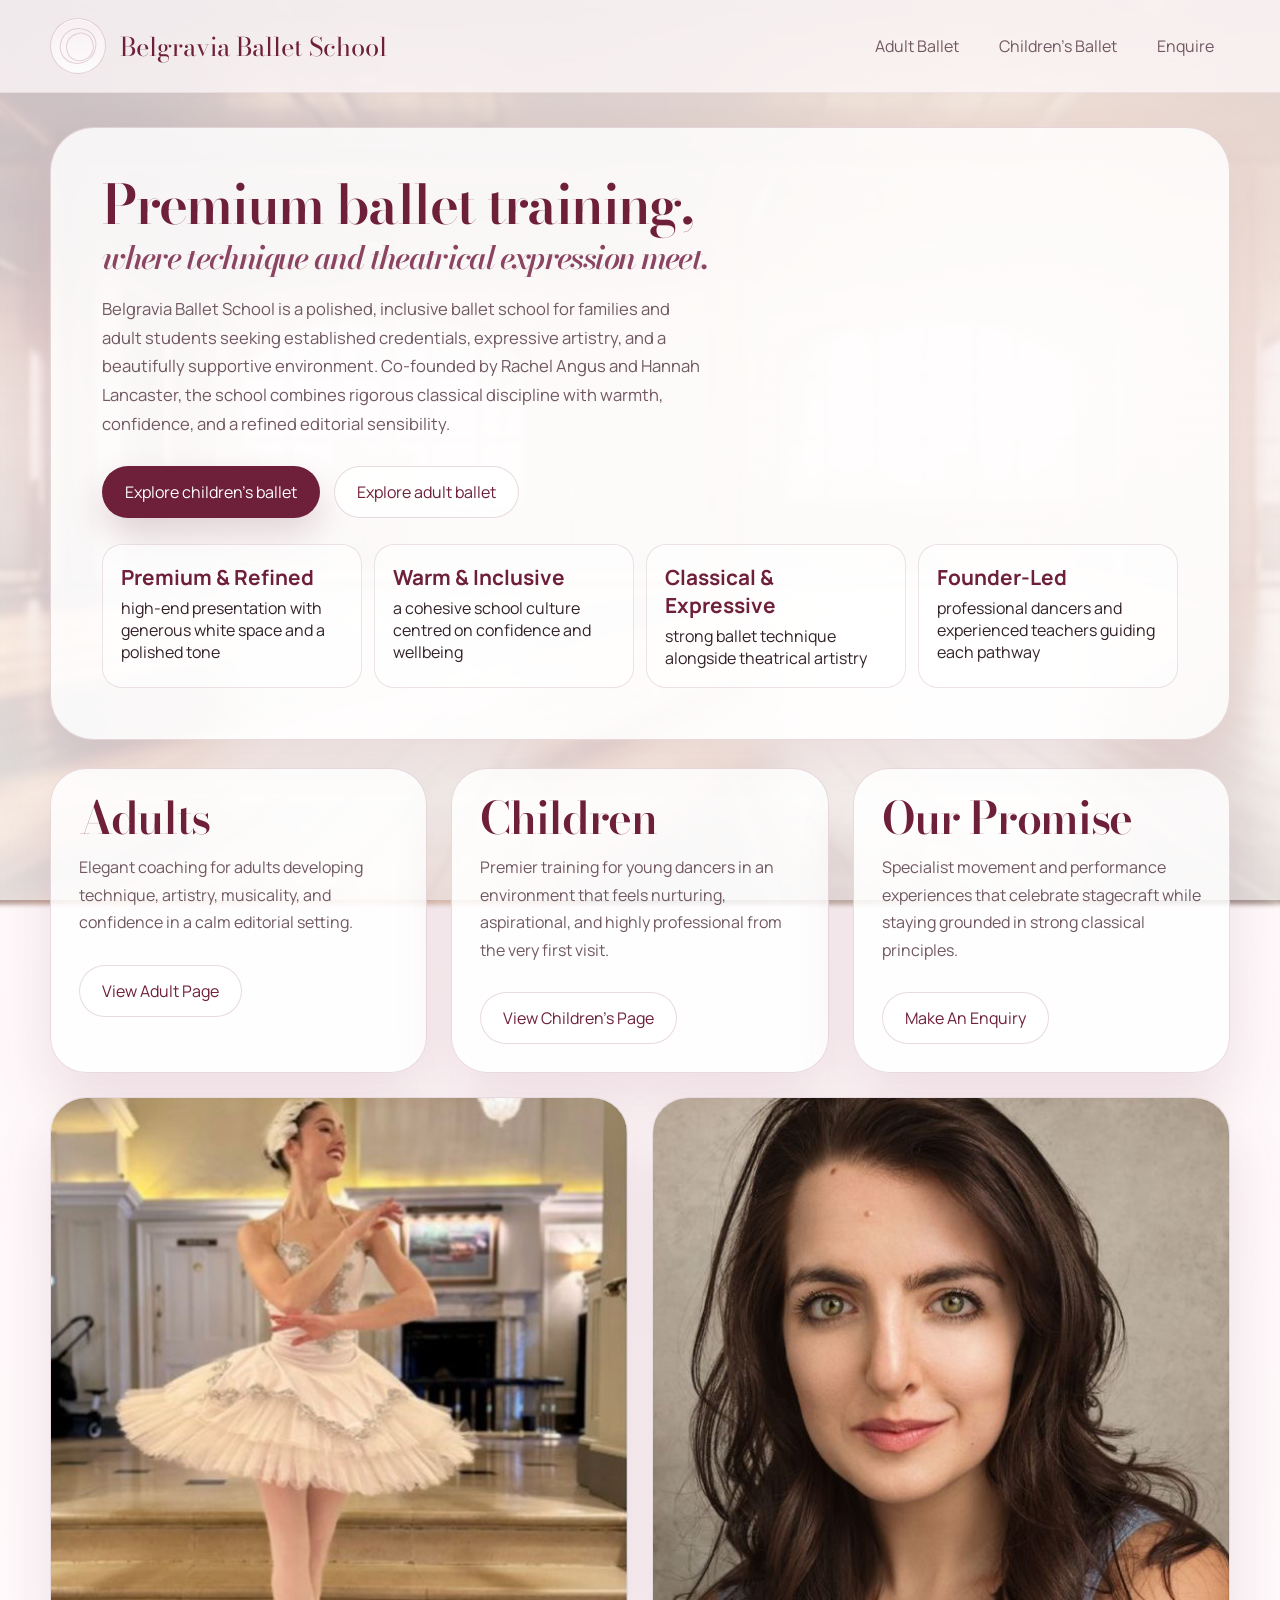
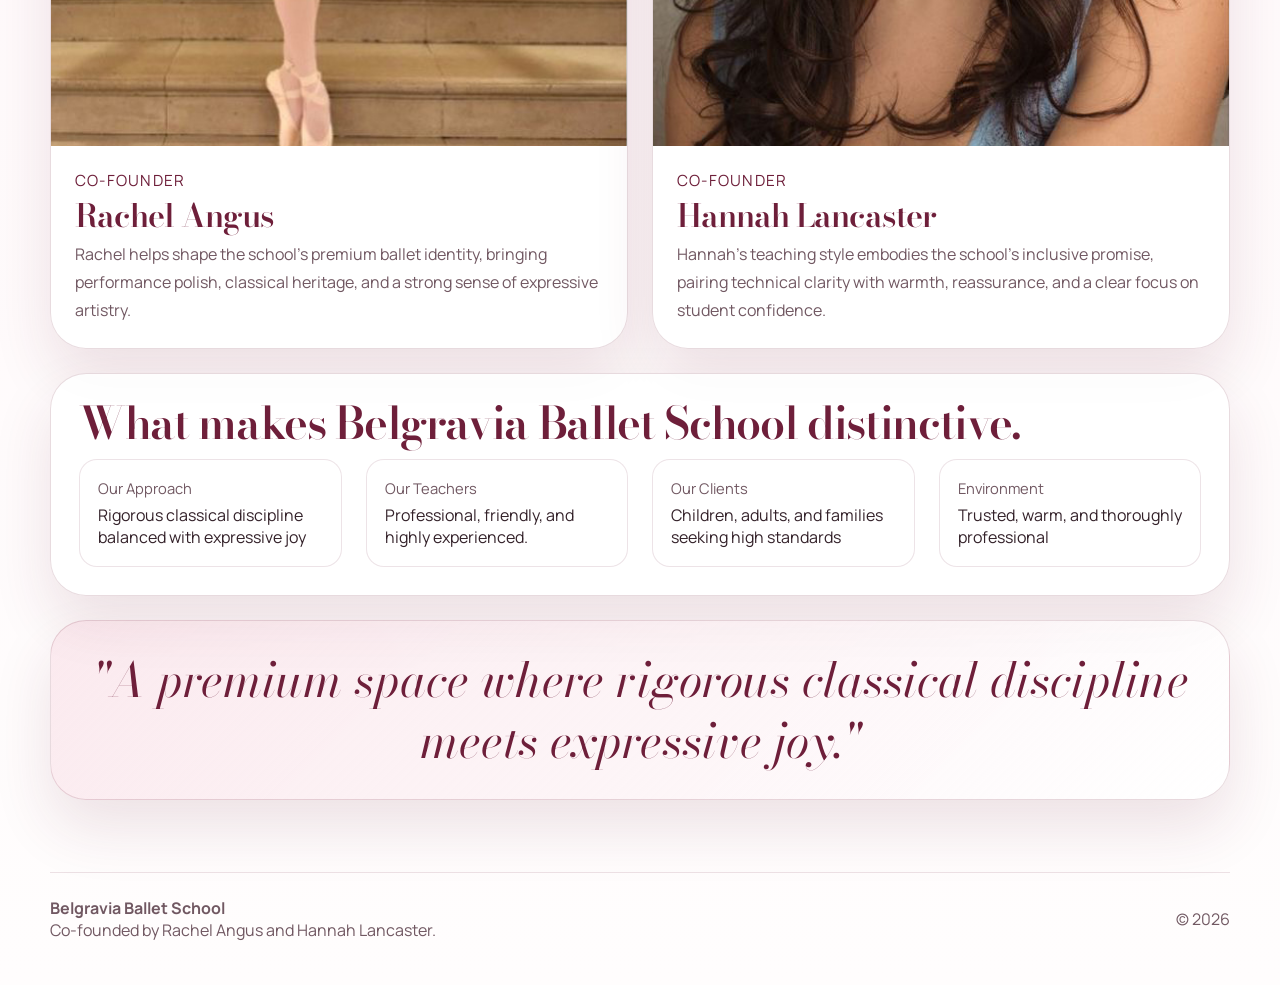
<file: belgravia-dance/index.html>
<!DOCTYPE html><html lang="en"> <head><meta charset="UTF-8"><meta name="viewport" content="width=device-width, initial-scale=1.0"><title>Belgravia Ballet School | Premium Ballet Training</title><meta name="description" content="Belgravia Ballet School offers premium ballet training for children and adults, balancing technique, theatrical expression, warmth, and highly professional teaching."><link rel="preconnect" href="https://fonts.googleapis.com"><link rel="preconnect" href="https://fonts.gstatic.com" crossorigin><link href="https://fonts.googleapis.com/css2?family=Bodoni+Moda:opsz,wght@6..96,500;6..96,600;6..96,700&family=Manrope:wght@400;500;600;700&display=swap" rel="stylesheet"><link rel="stylesheet" href="/belgravia-dance/_astro/adult-ballet.BWbs27v3.css"></head> <body style="--page-background-image: url(/belgravia-dance/_astro/01.BIvkcIfU.jpg); --page-background-position: center center;"> <header class="site-header"> <div class="shell header-inner"> <a class="brand" href="/belgravia-dance/"> <span class="brand-badge" aria-hidden="true"></span> <span class="brand-copy"> <span class="brand-mark">Belgravia Ballet School</span> </span> </a> <nav class="nav" aria-label="Primary"> <a href="/belgravia-dance/adult-ballet/">Adult Ballet</a><a href="/belgravia-dance/childrens-lessons/">Children&#39;s Ballet</a><a href="/belgravia-dance/book/">Enquire</a> </nav> </div> </header> <main class="shell">  <section class="hero"> <div class=""> <div> <h1>
Premium ballet training,
<span class="accent-script">where technique and theatrical expression meet.</span> </h1> <p class="hero-copy">
Belgravia Ballet School is a polished, inclusive ballet school for families and adult students seeking
          established credentials, expressive artistry, and a beautifully supportive environment. Co-founded by Rachel
          Angus and Hannah Lancaster, the school combines rigorous classical discipline with warmth, confidence, and a
          refined editorial sensibility.
</p> <div class="hero-actions"> <a class="button primary" href="/belgravia-dance/childrens-lessons/">Explore children's ballet</a> <a class="button secondary" href="/belgravia-dance/adult-ballet/">Explore adult ballet</a> </div> <div class="stat-strip"> <div class="stat"> <strong>Premium &amp; Refined</strong>
high-end presentation with generous white space and a polished tone
</div> <div class="stat"> <strong>Warm &amp; Inclusive</strong>
a cohesive school culture centred on confidence and wellbeing
</div> <div class="stat"> <strong>Classical &amp; Expressive</strong>
strong ballet technique alongside theatrical artistry
</div> <div class="stat"> <strong>Founder-Led</strong>
professional dancers and experienced teachers guiding each pathway
</div> </div> </div> </div> </section> <section class="stack"> <div class="feature-grid"> <article class="card"> <h3>Adults</h3> <p class="muted">
Elegant coaching for adults developing technique, artistry, musicality, and confidence in a calm editorial
          setting.
</p> <div class="button-row"> <a class="button secondary" href="/belgravia-dance/adult-ballet/">View Adult Page</a> </div> </article> <article class="card"> <h3>Children</h3> <p class="muted">
Premier training for young dancers in an environment that feels nurturing, aspirational, and highly
          professional from the very first visit.
</p> <div class="button-row"> <a class="button secondary" href="/belgravia-dance/childrens-lessons/">View Children's Page</a> </div> </article> <article class="card"> <h3>Our Promise</h3> <p class="muted">
Specialist movement and performance experiences that celebrate stagecraft while staying grounded in strong
          classical principles.
</p> <div class="button-row"> <a class="button secondary" href="/belgravia-dance/book/?lesson=musical-theatre">Make An Enquiry</a> </div> </article> </div> <section class="teacher-grid"> <article class="teacher-card"> <img src="/belgravia-dance/_astro/Profile-Rachel.3A06GAyC.jpg" alt="Portrait of Rachel Angus."> <div class="teacher-body"> <span class="teacher-title">Co-Founder</span> <h3>Rachel Angus</h3> <p class="muted">
Rachel helps shape the school’s premium ballet identity, bringing performance polish, classical heritage,
            and a strong sense of expressive artistry.
</p> </div> </article> <article class="teacher-card"> <img src="/belgravia-dance/_astro/Profile-Hannah.DB9XT2-j.jpg" alt="Portrait of Hannah Lancaster."> <div class="teacher-body"> <span class="teacher-title">Co-Founder</span> <h3>Hannah Lancaster</h3> <p class="muted">
Hannah’s teaching style embodies the school’s inclusive promise, pairing technical clarity with warmth,
            reassurance, and a clear focus on student confidence.
</p> </div> </article> </section> <article class="panel"> <h2>What makes Belgravia Ballet School distinctive.</h2> <div class="detail-grid"> <div class="detail"> <span>Our Approach</span>
Rigorous classical discipline balanced with expressive joy
</div> <div class="detail"> <span>Our Teachers</span>
Professional, friendly, and highly experienced.
</div> <div class="detail"> <span>Our Clients</span>
Children, adults, and families seeking high standards
</div> <div class="detail"> <span>Environment</span>
Trusted, warm, and thoroughly professional
</div> </div> </article> <div class="quote-panel"> <p>"A premium space where rigorous classical discipline meets expressive joy."</p> </div> </section>  </main> <footer class="shell footer"> <div class="footer-panel"> <div> <strong>Belgravia Ballet School</strong><br>
Co-founded by Rachel Angus and Hannah Lancaster.
</div> <div>© 2026</div> </div> </footer> </body></html>
</file>
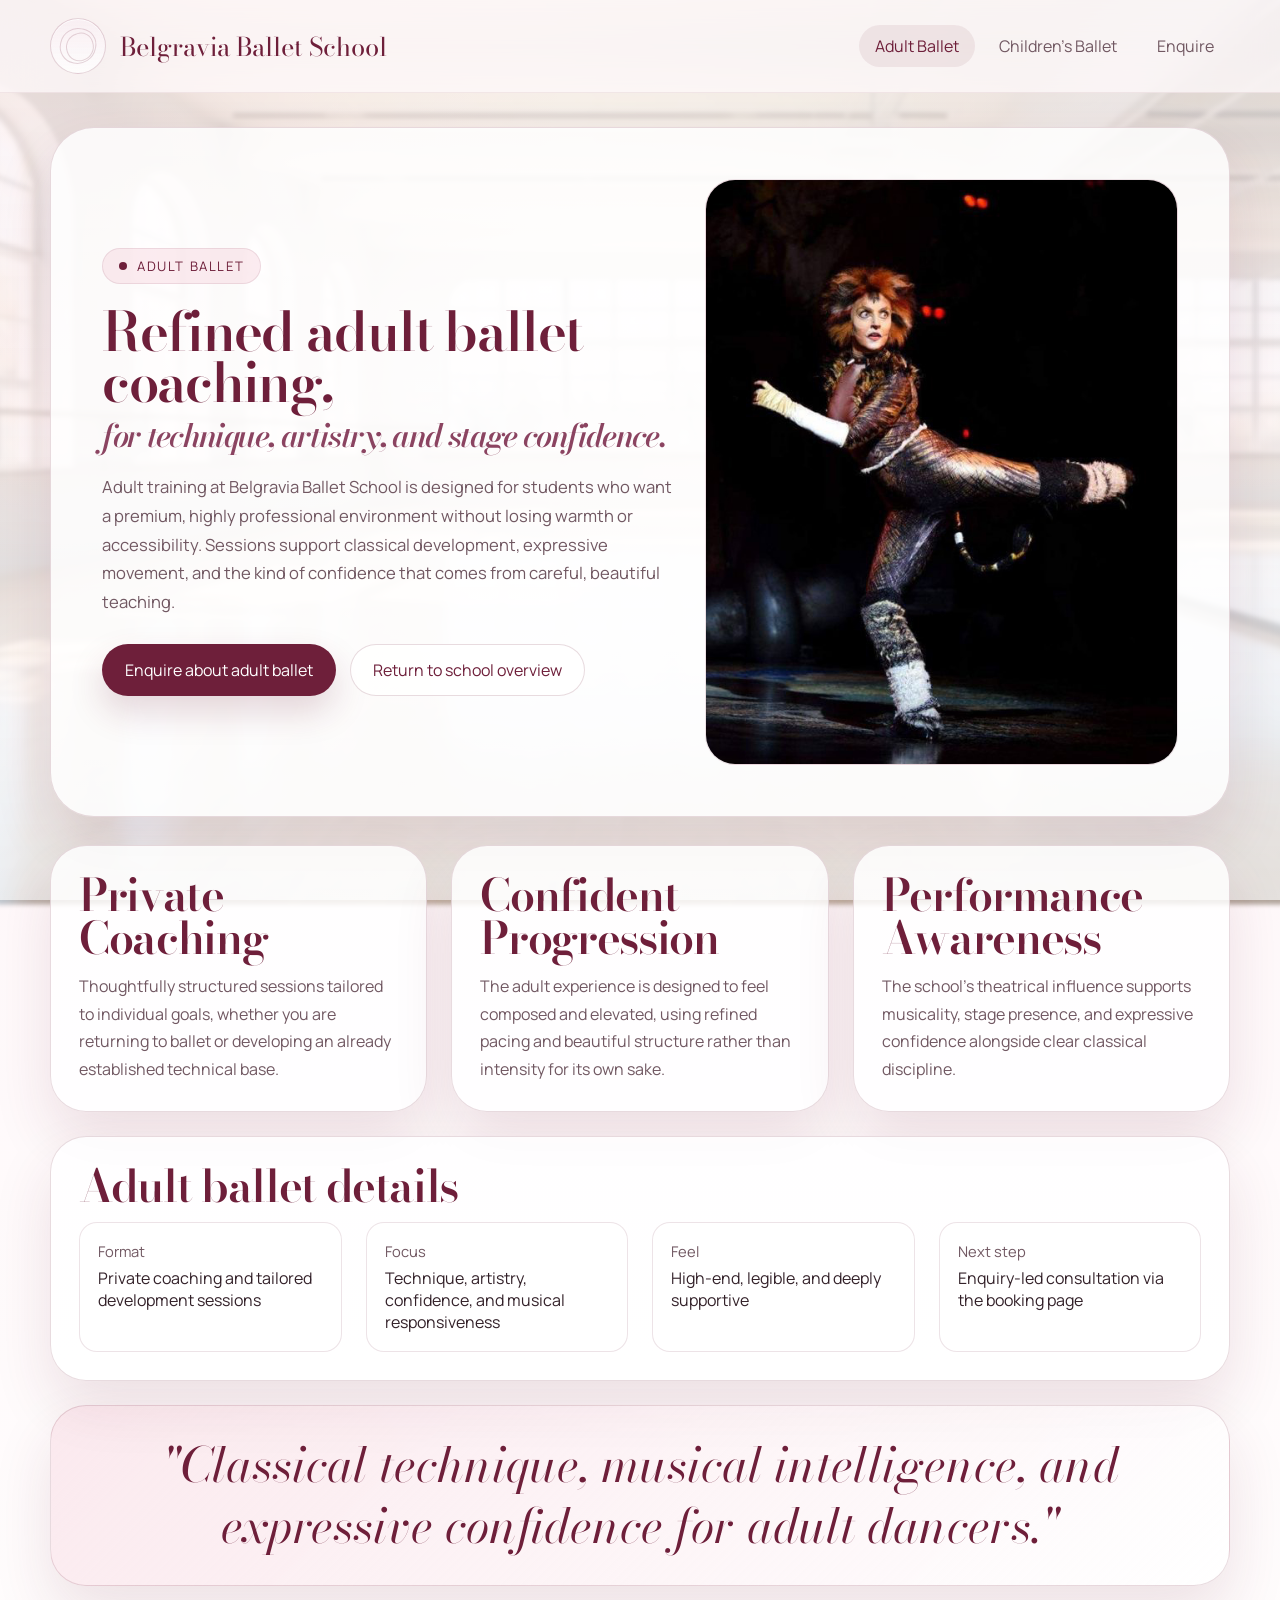
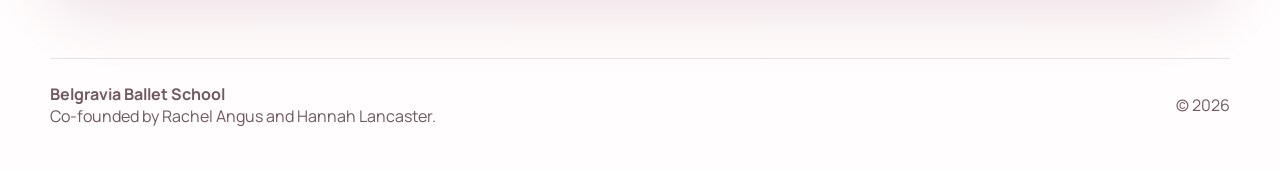
<file: belgravia-dance/adult-ballet/index.html>
<!DOCTYPE html><html lang="en"> <head><meta charset="UTF-8"><meta name="viewport" content="width=device-width, initial-scale=1.0"><title>Belgravia Ballet School | Adult Ballet</title><meta name="description" content="Adult ballet lessons and performance-led coaching from Belgravia Ballet School, designed for discerning adult students seeking technique, artistry, and confidence."><link rel="preconnect" href="https://fonts.googleapis.com"><link rel="preconnect" href="https://fonts.gstatic.com" crossorigin><link href="https://fonts.googleapis.com/css2?family=Bodoni+Moda:opsz,wght@6..96,500;6..96,600;6..96,700&family=Manrope:wght@400;500;600;700&display=swap" rel="stylesheet"><link rel="stylesheet" href="/belgravia-dance/_astro/adult-ballet.BWbs27v3.css"></head> <body style="--page-background-image: url(/belgravia-dance/_astro/02.D8JSTzjw.jpg); --page-background-position: center center;"> <header class="site-header"> <div class="shell header-inner"> <a class="brand" href="/belgravia-dance/"> <span class="brand-badge" aria-hidden="true"></span> <span class="brand-copy"> <span class="brand-mark">Belgravia Ballet School</span> </span> </a> <nav class="nav" aria-label="Primary"> <a href="/belgravia-dance/adult-ballet/" aria-current="page">Adult Ballet</a><a href="/belgravia-dance/childrens-lessons/">Children&#39;s Ballet</a><a href="/belgravia-dance/book/">Enquire</a> </nav> </div> </header> <main class="shell">  <section class="hero"> <div class="hero-grid"> <div> <span class="eyebrow">Adult Ballet</span> <h1>
Refined adult ballet coaching,
<span class="accent-script">for technique, artistry, and stage confidence.</span> </h1> <p class="hero-copy">
Adult training at Belgravia Ballet School is designed for students who want a premium, highly professional
          environment without losing warmth or accessibility. Sessions support classical development, expressive
          movement, and the kind of confidence that comes from careful, beautiful teaching.
</p> <div class="hero-actions"> <a class="button primary" href="/belgravia-dance/book/?lesson=adult-ballet">Enquire about adult ballet</a> <a class="button secondary" href="/belgravia-dance/">Return to school overview</a> </div> </div> <div class="image-frame hero-portrait"> <img src="/belgravia-dance/_astro/Extra-Hannah.DpRoSCFN.jpg" alt="Rachel Angus performing dramatically on stage."> </div> </div> </section> <section class="stack"> <div class="feature-grid"> <article class="card"> <h3>Private Coaching</h3> <p class="muted">
Thoughtfully structured sessions tailored to individual goals, whether you are returning to ballet or
          developing an already established technical base.
</p> </article> <article class="card"> <h3>Confident Progression</h3> <p class="muted">
The adult experience is designed to feel composed and elevated, using refined pacing and beautiful structure
          rather than intensity for its own sake.
</p> </article> <article class="card"> <h3>Performance Awareness</h3> <p class="muted">
The school’s theatrical influence supports musicality, stage presence, and expressive confidence alongside
          clear classical discipline.
</p> </article> </div> <div class=""> <article class="panel"> <h2>Adult ballet details</h2> <div class="detail-grid"> <div class="detail"> <span>Format</span>
Private coaching and tailored development sessions
</div> <div class="detail"> <span>Focus</span>
Technique, artistry, confidence, and musical responsiveness
</div> <div class="detail"> <span>Feel</span>
High-end, legible, and deeply supportive
</div> <div class="detail"> <span>Next step</span>
Enquiry-led consultation via the booking page
</div> </div> </article> </div> <div class="quote-panel"> <p>"Classical technique, musical intelligence, and expressive confidence for adult dancers."</p> </div> </section>  </main> <footer class="shell footer"> <div class="footer-panel"> <div> <strong>Belgravia Ballet School</strong><br>
Co-founded by Rachel Angus and Hannah Lancaster.
</div> <div>© 2026</div> </div> </footer> </body></html>
</file>
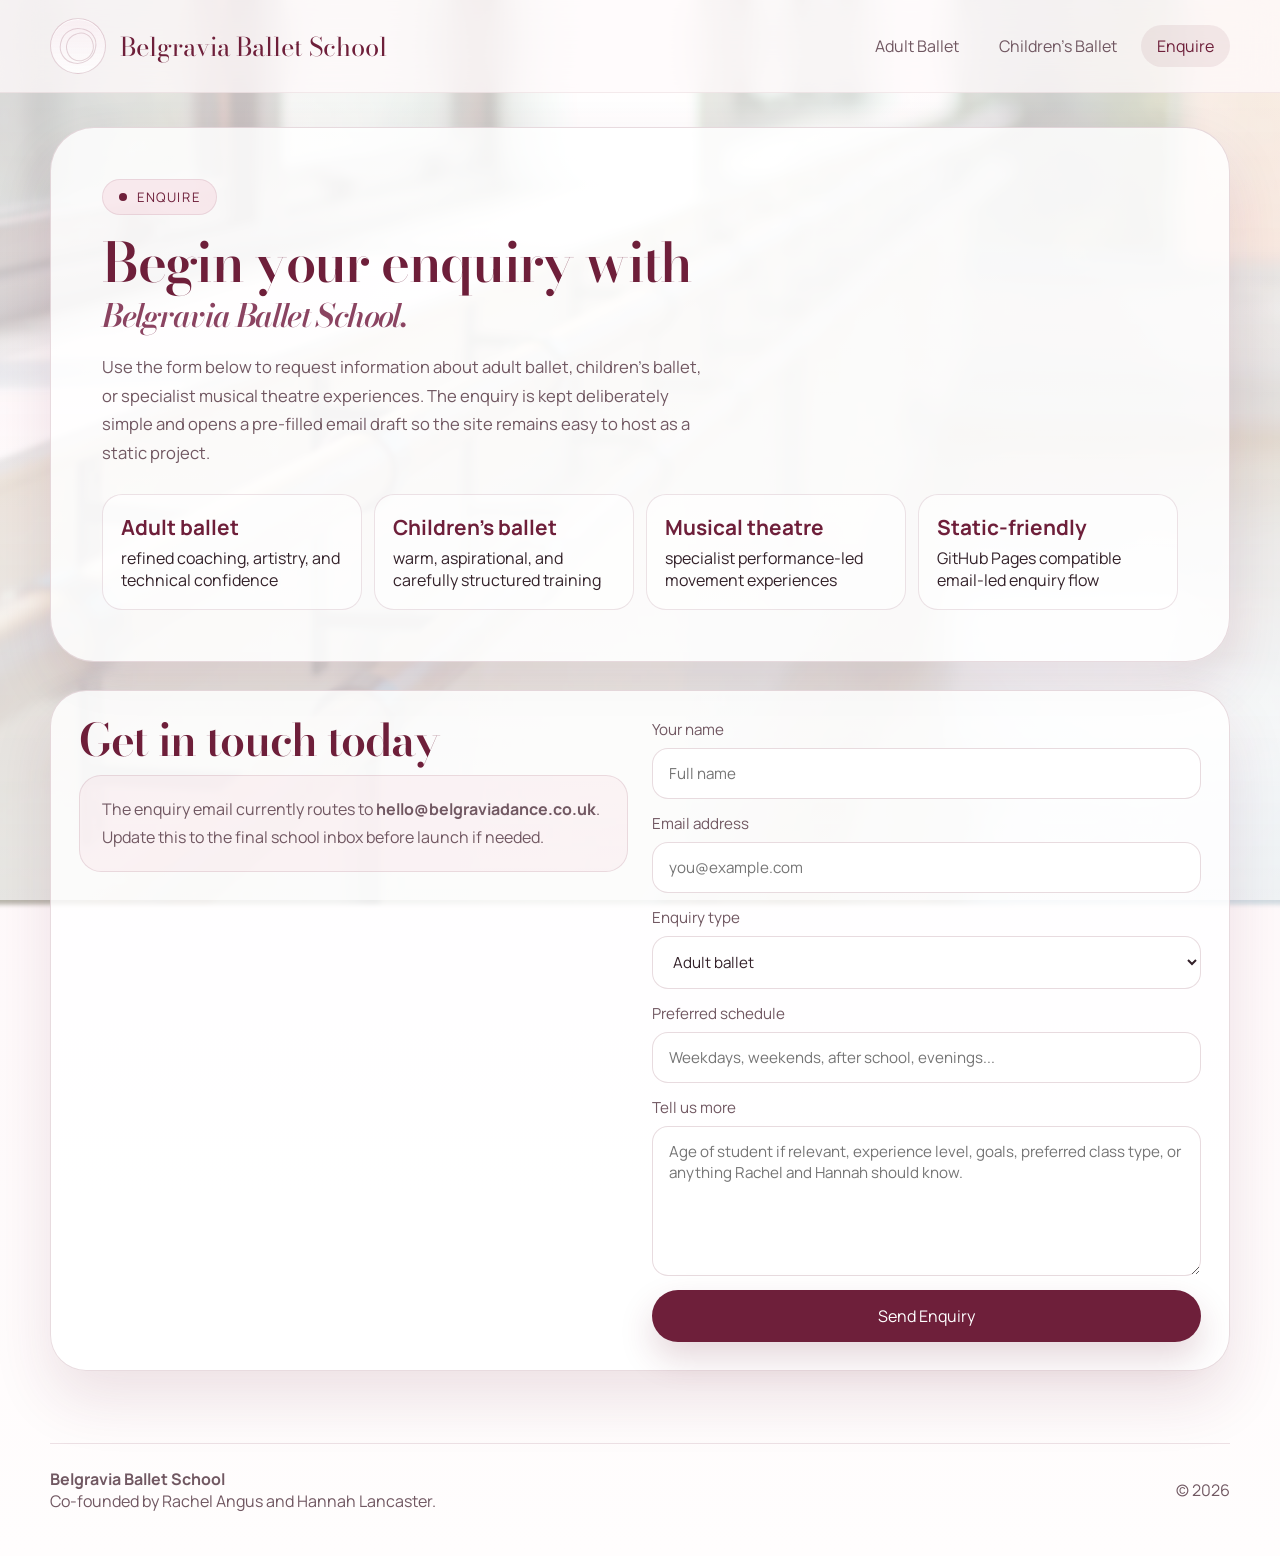
<file: belgravia-dance/book/index.html>
<!DOCTYPE html><html lang="en"> <head><meta charset="UTF-8"><meta name="viewport" content="width=device-width, initial-scale=1.0"><title>Belgravia Ballet School | Enquire</title><meta name="description" content="Enquire about adult ballet, children's ballet, or musical theatre experiences at Belgravia Ballet School."><link rel="preconnect" href="https://fonts.googleapis.com"><link rel="preconnect" href="https://fonts.gstatic.com" crossorigin><link href="https://fonts.googleapis.com/css2?family=Bodoni+Moda:opsz,wght@6..96,500;6..96,600;6..96,700&family=Manrope:wght@400;500;600;700&display=swap" rel="stylesheet"><link rel="stylesheet" href="/belgravia-dance/_astro/adult-ballet.BWbs27v3.css"></head> <body style="--page-background-image: url(/belgravia-dance/_astro/03.Dw3nNpi3.webp); --page-background-position: left center;"> <header class="site-header"> <div class="shell header-inner"> <a class="brand" href="/belgravia-dance/"> <span class="brand-badge" aria-hidden="true"></span> <span class="brand-copy"> <span class="brand-mark">Belgravia Ballet School</span> </span> </a> <nav class="nav" aria-label="Primary"> <a href="/belgravia-dance/adult-ballet/">Adult Ballet</a><a href="/belgravia-dance/childrens-lessons/">Children&#39;s Ballet</a><a href="/belgravia-dance/book/" aria-current="page">Enquire</a> </nav> </div> </header> <main class="shell">  <section class="hero"> <div class=""> <div> <span class="eyebrow">Enquire</span> <h1>
Begin your enquiry with
<span class="accent-script">Belgravia Ballet School.</span> </h1> <p class="hero-copy">
Use the form below to request information about adult ballet, children's ballet, or specialist musical
          theatre experiences. The enquiry is kept deliberately simple and opens a pre-filled email draft so the site
          remains easy to host as a static project.
</p> <div class="stat-strip"> <div class="stat"> <strong>Adult ballet</strong>
refined coaching, artistry, and technical confidence
</div> <div class="stat"> <strong>Children's ballet</strong>
warm, aspirational, and carefully structured training
</div> <div class="stat"> <strong>Musical theatre</strong>
specialist performance-led movement experiences
</div> <div class="stat"> <strong>Static-friendly</strong>
GitHub Pages compatible email-led enquiry flow
</div> </div> </div> </div> </section> <section class="stack"> <div class="panel booking-grid"> <div> <h2>Get in touch today</h2> <div class="booking-note"> <p class="muted">
The enquiry email currently routes to <strong>hello@belgraviadance.co.uk</strong>. Update this to the final
            school inbox before launch if needed.
</p> </div> </div> <form id="booking-form" data-default-lesson="Adult ballet"> <label>
Your name
<input name="name" type="text" placeholder="Full name" required> </label> <label>
Email address
<input name="email" type="email" placeholder="you@example.com" required> </label> <label>
Enquiry type
<select name="lessonType"> <option selected>Adult ballet</option> <option>Children's ballet</option> <option>Musical theatre</option> </select> </label> <label>
Preferred schedule
<input name="timing" type="text" placeholder="Weekdays, weekends, after school, evenings..."> </label> <label>
Tell us more
<textarea name="notes" placeholder="Age of student if relevant, experience level, goals, preferred class type, or anything Rachel and Hannah should know."></textarea> </label> <button class="button primary" type="submit">Send Enquiry</button> </form> </div> </section> <script type="module">const t=document.getElementById("booking-form");t instanceof HTMLFormElement&&t.addEventListener("submit",i=>{i.preventDefault();const e=new FormData(t),n=String(e.get("name")??"").trim(),s=String(e.get("email")??"").trim(),o=String(e.get("lessonType")??t.dataset.defaultLesson??"School enquiry"),r=String(e.get("timing")??"").trim(),m=String(e.get("notes")??"").trim(),a=encodeURIComponent(`${o} enquiry from ${n}`),c=encodeURIComponent([`Name: ${n}`,`Email: ${s}`,`Enquiry type: ${o}`,`Preferred schedule: ${r||"Not specified"}`,"","Additional details:",m||"None provided"].join(`
`));window.location.href=`mailto:hello@belgraviadance.co.uk?subject=${a}&body=${c}`});</script>  </main> <footer class="shell footer"> <div class="footer-panel"> <div> <strong>Belgravia Ballet School</strong><br>
Co-founded by Rachel Angus and Hannah Lancaster.
</div> <div>© 2026</div> </div> </footer> </body></html>
</file>
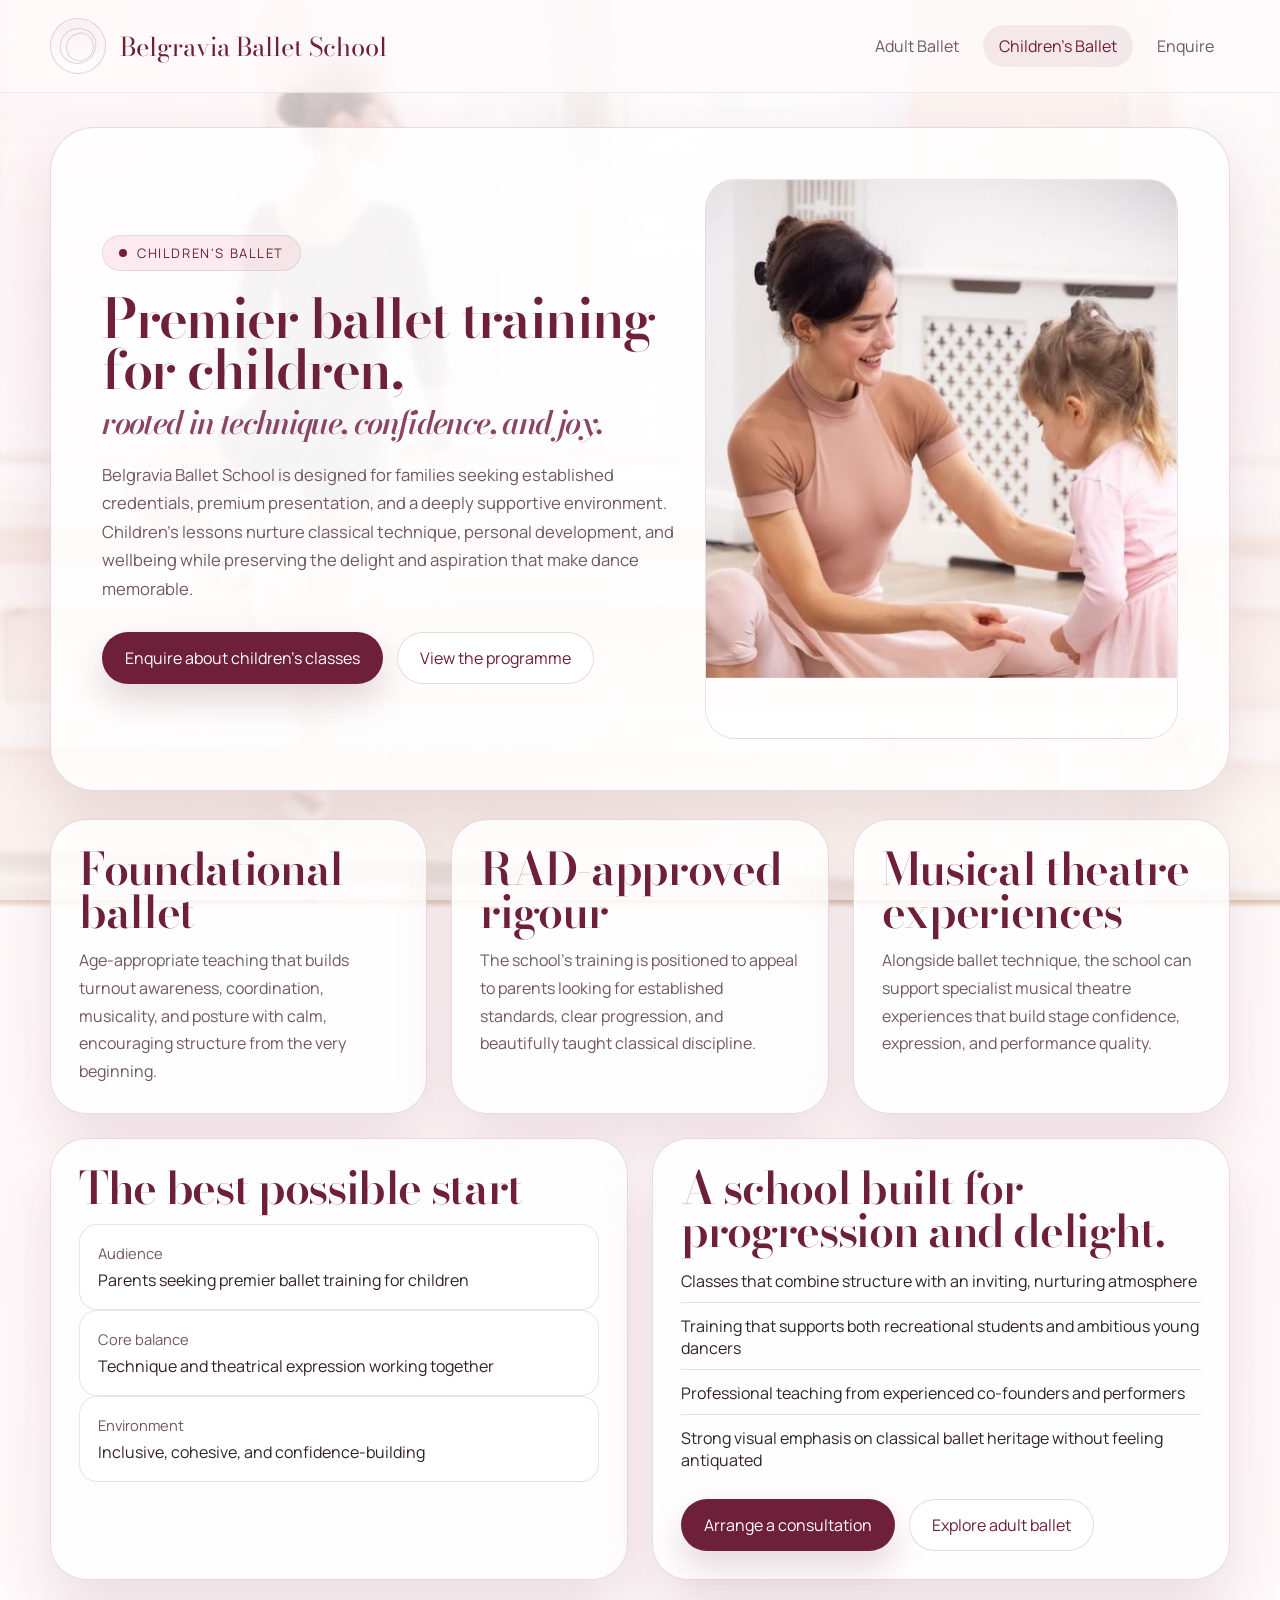
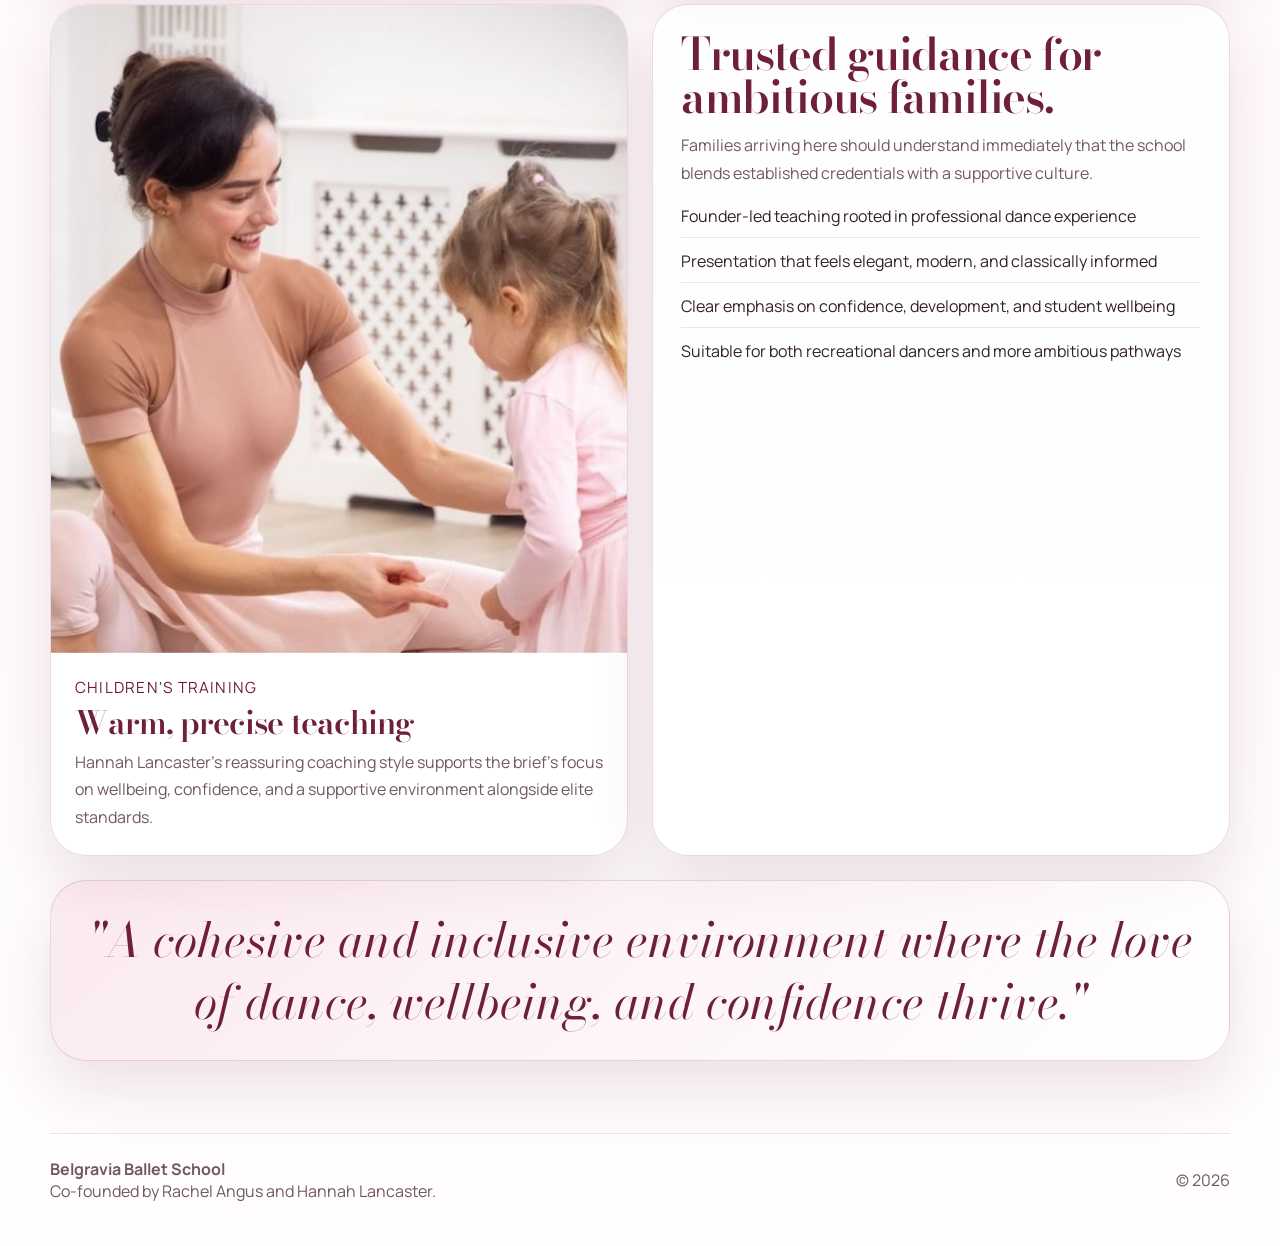
<file: belgravia-dance/childrens-lessons/index.html>
<!DOCTYPE html><html lang="en"> <head><meta charset="UTF-8"><meta name="viewport" content="width=device-width, initial-scale=1.0"><title>Belgravia Ballet School | Children&#39;s Ballet Lessons</title><meta name="description" content="Children's ballet lessons from Belgravia Ballet School. A premium, warm, and inclusive environment with strong technique, RAD-approved training, and musical theatre experiences."><link rel="preconnect" href="https://fonts.googleapis.com"><link rel="preconnect" href="https://fonts.gstatic.com" crossorigin><link href="https://fonts.googleapis.com/css2?family=Bodoni+Moda:opsz,wght@6..96,500;6..96,600;6..96,700&family=Manrope:wght@400;500;600;700&display=swap" rel="stylesheet"><link rel="stylesheet" href="/belgravia-dance/_astro/adult-ballet.BWbs27v3.css"></head> <body style="--page-background-image: url(/belgravia-dance/_astro/04.CATZQIpc.webp); --page-background-position: center 24%;"> <header class="site-header"> <div class="shell header-inner"> <a class="brand" href="/belgravia-dance/"> <span class="brand-badge" aria-hidden="true"></span> <span class="brand-copy"> <span class="brand-mark">Belgravia Ballet School</span> </span> </a> <nav class="nav" aria-label="Primary"> <a href="/belgravia-dance/adult-ballet/">Adult Ballet</a><a href="/belgravia-dance/childrens-lessons/" aria-current="page">Children&#39;s Ballet</a><a href="/belgravia-dance/book/">Enquire</a> </nav> </div> </header> <main class="shell">  <section class="hero"> <div class="hero-grid"> <div> <span class="eyebrow">Children's Ballet</span> <h1>
Premier ballet training for children,
<span class="accent-script">rooted in technique, confidence, and joy.</span> </h1> <p class="hero-copy">
Belgravia Ballet School is designed for families seeking established credentials, premium presentation, and a
          deeply supportive environment. Children's lessons nurture classical technique, personal development, and
          wellbeing while preserving the delight and aspiration that make dance memorable.
</p> <div class="hero-actions"> <a class="button primary" href="/belgravia-dance/book/?lesson=childrens-ballet">Enquire about children's classes</a> <a class="button secondary" href="#programme">View the programme</a> </div> </div> <div class="image-frame hero-portrait"> <img src="/belgravia-dance/_astro/Extra-Rachel.C8vqHEVs.jpg" alt="Hannah Lancaster teaching a young ballet student."> </div> </div> </section> <section id="programme" class="stack"> <div class="feature-grid"> <article class="card"> <h3>Foundational ballet</h3> <p class="muted">
Age-appropriate teaching that builds turnout awareness, coordination, musicality, and posture with calm,
          encouraging structure from the very beginning.
</p> </article> <article class="card"> <h3>RAD-approved rigour</h3> <p class="muted">
The school’s training is positioned to appeal to parents looking for established standards, clear progression,
          and beautifully taught classical discipline.
</p> </article> <article class="card"> <h3>Musical theatre experiences</h3> <p class="muted">
Alongside ballet technique, the school can support specialist musical theatre experiences that build stage
          confidence, expression, and performance quality.
</p> </article> </div> <div class="split-grid"> <article class="panel"> <h2>The best possible start</h2> <div class=""> <div class="detail"> <span>Audience</span>
Parents seeking premier ballet training for children
</div> <div class="detail"> <span>Core balance</span>
Technique and theatrical expression working together
</div> <div class="detail"> <span>Environment</span>
Inclusive, cohesive, and confidence-building
</div> </div> </article> <article class="panel"> <h2>A school built for progression and delight.</h2> <ul class="list"> <li>Classes that combine structure with an inviting, nurturing atmosphere</li> <li>Training that supports both recreational students and ambitious young dancers</li> <li>Professional teaching from experienced co-founders and performers</li> <li>Strong visual emphasis on classical ballet heritage without feeling antiquated</li> </ul> <div class="button-row"> <a class="button primary" href="/belgravia-dance/book/?lesson=childrens-ballet">Arrange a consultation</a> <a class="button secondary" href="/belgravia-dance/adult-ballet/">Explore adult ballet</a> </div> </article> </div> <div class="split-grid"> <article class="teacher-card"> <img src="/belgravia-dance/_astro/Extra-Rachel.C8vqHEVs.jpg" alt="Hannah Lancaster supporting a child during ballet class."> <div class="teacher-body"> <span class="teacher-title">Children's Training</span> <h3>Warm, precise teaching</h3> <p class="muted">
Hannah Lancaster’s reassuring coaching style supports the brief’s focus on wellbeing, confidence, and a
            supportive environment alongside elite standards.
</p> </div> </article> <article class="panel"> <h2>Trusted guidance for ambitious families.</h2> <p class="muted">
Families arriving here should understand immediately that the school blends established credentials with a
          supportive culture.
</p> <ul class="list"> <li>Founder-led teaching rooted in professional dance experience</li> <li>Presentation that feels elegant, modern, and classically informed</li> <li>Clear emphasis on confidence, development, and student wellbeing</li> <li>Suitable for both recreational dancers and more ambitious pathways</li> </ul> </article> </div> <div class="quote-panel"> <p>"A cohesive and inclusive environment where the love of dance, wellbeing, and confidence thrive."</p> </div> </section>  </main> <footer class="shell footer"> <div class="footer-panel"> <div> <strong>Belgravia Ballet School</strong><br>
Co-founded by Rachel Angus and Hannah Lancaster.
</div> <div>© 2026</div> </div> </footer> </body></html>
</file>
<file: belgravia-dance/_astro/adult-ballet.BWbs27v3.css>
:root{--rose-100: #f8eef2;--rose-200: #f3c6d3;--rose-300: #e8b7c7;--rose-400: #d99aaa;--maroon: #6e1f3a;--maroon-deep: #53162d;--ink: #332129;--muted: #715862;--line: rgba(110, 31, 58, .16);--panel: rgba(255, 255, 255, .82);--panel-strong: rgba(255, 255, 255, .92);--shadow: 0 28px 60px rgba(110, 31, 58, .12);--radius-xl: 36px;--radius-lg: 24px;--radius-md: 18px;--shell: min(1180px, calc(100% - 32px) )}*{box-sizing:border-box}html{scroll-behavior:smooth}body{margin:0;min-height:100vh;overflow-x:hidden;color:var(--ink);font-family:Manrope,sans-serif;background:radial-gradient(circle at top left,rgba(243,198,211,.72),transparent 26%),radial-gradient(circle at 88% 12%,rgba(217,154,170,.3),transparent 18%),linear-gradient(180deg,#fffdfd,#fff8fa 42%,#fffdfd)}body:before,body:after{content:"";position:fixed;inset:0;pointer-events:none}body:before{z-index:-2;background-image:var(--page-background-image);background-position:var(--page-background-position);background-repeat:no-repeat;background-size:cover;filter:blur(2px) saturate(1);transform:scale(1.01);opacity:.5}body:after{z-index:-1;background:linear-gradient(180deg,#ffffff80,#fff8fa8f 40%,#ffffffa8)}a{color:inherit;text-decoration:none}img{display:block;max-width:100%}h1,h2,h3,.brand-mark,.accent-script{font-family:Bodoni Moda,serif}h1,h2,h3{margin:0;font-weight:600;letter-spacing:-.03em;line-height:.95}p{margin:0;line-height:1.72}.shell{width:var(--shell);margin:0 auto}.site-header{position:sticky;top:0;z-index:30;padding:18px 0;backdrop-filter:blur(18px);background:#fffafbbd;border-bottom:1px solid rgba(110,31,58,.08)}.header-inner{display:flex;align-items:center;justify-content:space-between;gap:20px}.brand{display:flex;align-items:center;gap:14px}.brand-badge{width:56px;height:56px;border-radius:50%;position:relative;border:1px solid rgba(110,31,58,.18);background:linear-gradient(180deg,#f8eef2f5,#ffffffd1);box-shadow:inset 0 1px #fffc}.brand-badge:before,.brand-badge:after{content:"";position:absolute;inset:9px;border:1px solid rgba(110,31,58,.18);border-radius:50% 44% 52% 46%;transform:rotate(12deg)}.brand-badge:after{inset:14px 11px 12px 15px;transform:rotate(-18deg)}.brand-copy{display:grid;gap:2px}.brand-mark{font-size:clamp(1.55rem,2vw,2rem);color:var(--maroon)}.brand-tag{color:var(--muted);font-size:.92rem}.nav{display:flex;align-items:center;gap:8px;flex-wrap:wrap}.nav a{padding:10px 16px;border-radius:999px;color:var(--muted);transition:.18s ease}.nav a:hover,.nav a[aria-current=page]{background:#6e1f3a14;color:var(--maroon)}main{padding:34px 0 72px}.eyebrow{display:inline-flex;align-items:center;gap:10px;margin-bottom:22px;padding:8px 16px;border-radius:999px;color:var(--maroon);background:#f3c6d357;border:1px solid rgba(110,31,58,.1);font-size:.82rem;letter-spacing:.12em;text-transform:uppercase}.eyebrow:before{content:"";width:8px;height:8px;border-radius:50%;background:var(--maroon)}.hero,.panel,.card,.quote-panel{border:1px solid var(--line);background:var(--panel);box-shadow:var(--shadow)}.hero{border-radius:44px;padding:clamp(28px,4vw,54px)}.hero-grid,.split-grid,.feature-grid,.teacher-grid,.booking-grid,.detail-grid{display:grid;gap:24px}.hero-grid{grid-template-columns:minmax(0,1.1fr) minmax(320px,.9fr);align-items:center}.split-grid,.booking-grid{grid-template-columns:repeat(2,minmax(0,1fr))}.feature-grid{grid-template-columns:repeat(3,minmax(0,1fr))}.teacher-grid{grid-template-columns:repeat(2,minmax(0,1fr))}.detail-grid{grid-template-columns:repeat(4,minmax(0,1fr))}.hero h1{font-size:clamp(3.4rem,8vw,3.4rem);color:var(--maroon)}.accent-script{display:block;margin-top:12px;font-size:clamp(1.4rem,2.8vw,2rem);font-style:italic;color:#8b4461}.hero-copy,.muted{color:var(--muted)}.hero-copy{max-width:60ch;margin-top:22px;font-size:1.04rem}.hero-actions,.button-row{display:flex;gap:14px;flex-wrap:wrap;margin-top:28px}.button,button,input,select,textarea{font:inherit}.button{display:inline-flex;align-items:center;justify-content:center;padding:14px 22px;border-radius:999px;border:1px solid transparent;transition:.18s ease}.button.primary{background:var(--maroon);color:#fff;box-shadow:0 16px 34px #6e1f3a2e}.button.primary:hover{transform:translateY(-1px);background:var(--maroon-deep)}.button.secondary{color:var(--maroon);border-color:#6e1f3a29;background:#ffffffc7}.stack{display:grid;gap:24px;margin-top:28px}.panel,.card,.quote-panel{border-radius:var(--radius-xl);padding:28px}.panel h2,.card h3{font-size:clamp(2rem,4vw,2.8rem);margin-bottom:14px;color:var(--maroon)}.stat-strip{display:grid;grid-template-columns:repeat(4,minmax(0,1fr));gap:12px;margin-top:26px}.stat{padding:18px;border-radius:20px;border:1px solid rgba(110,31,58,.12);background:#ffffff8f}.stat strong,.teacher-title{display:block;color:var(--maroon)}.stat strong{font-size:1.3rem;margin-bottom:6px}.image-frame{overflow:hidden;border-radius:30px;border:1px solid rgba(110,31,58,.12);background:linear-gradient(180deg,#f3c6d33d,#ffffffa3)}.image-frame img{width:100%;height:100%;object-fit:cover}.hero-portrait{min-height:560px}.teacher-card{overflow:hidden;border-radius:var(--radius-xl);border:1px solid var(--line);background:var(--panel-strong);box-shadow:var(--shadow)}.teacher-card img{width:100%;aspect-ratio:4 / 4.5;object-fit:cover}.teacher-body{padding:24px}.teacher-body h3{color:var(--maroon);font-size:2rem;margin-bottom:10px}.teacher-title{margin-bottom:10px;font-size:.96rem;letter-spacing:.08em;text-transform:uppercase}.list{margin:18px 0 0;padding:0;list-style:none;display:grid;gap:10px}.list li{padding-top:12px;border-top:1px solid rgba(110,31,58,.12)}.list li:first-child{padding-top:0;border-top:0}.detail{padding:18px;border-radius:18px;border:1px solid rgba(110,31,58,.12);background:#ffffff94}.detail span{display:block;margin-bottom:6px;color:var(--muted);font-size:.92rem}.quote-panel{text-align:center;background:linear-gradient(135deg,#f3c6d357,#ffffffe0)}.quote-panel p{font-family:Bodoni Moda,serif;font-style:italic;font-size:clamp(1.9rem,4vw,3rem);line-height:1.28;color:var(--maroon)}.booking-note{padding:20px 22px;border-radius:22px;border:1px solid rgba(110,31,58,.12);background:#f3c6d32e}form{display:grid;gap:14px}label{display:grid;gap:8px;color:var(--muted);font-size:.95rem}input,select,textarea{width:100%;padding:14px 16px;border-radius:16px;border:1px solid rgba(110,31,58,.16);background:#ffffffe0;color:var(--ink)}textarea{min-height:150px;resize:vertical}.fine-print{font-size:.92rem;color:var(--muted)}.footer{padding-bottom:44px}.footer-panel{display:flex;align-items:center;justify-content:space-between;gap:16px;padding-top:24px;border-top:1px solid rgba(110,31,58,.12);color:var(--muted)}@media(max-width:960px){.hero-grid,.split-grid,.feature-grid,.teacher-grid,.booking-grid,.detail-grid,.stat-strip{grid-template-columns:1fr}.hero-portrait{min-height:420px}}@media(max-width:720px){.shell{width:min(100% - 20px,1180px)}.site-header{padding:14px 0}.header-inner,.footer-panel{flex-direction:column;align-items:flex-start}.hero,.panel,.card,.quote-panel{border-radius:28px;padding:22px}.hero h1{font-size:clamp(2.8rem,16vw,4.4rem)}.brand{align-items:flex-start}.brand-badge{width:48px;height:48px}}
</file>
